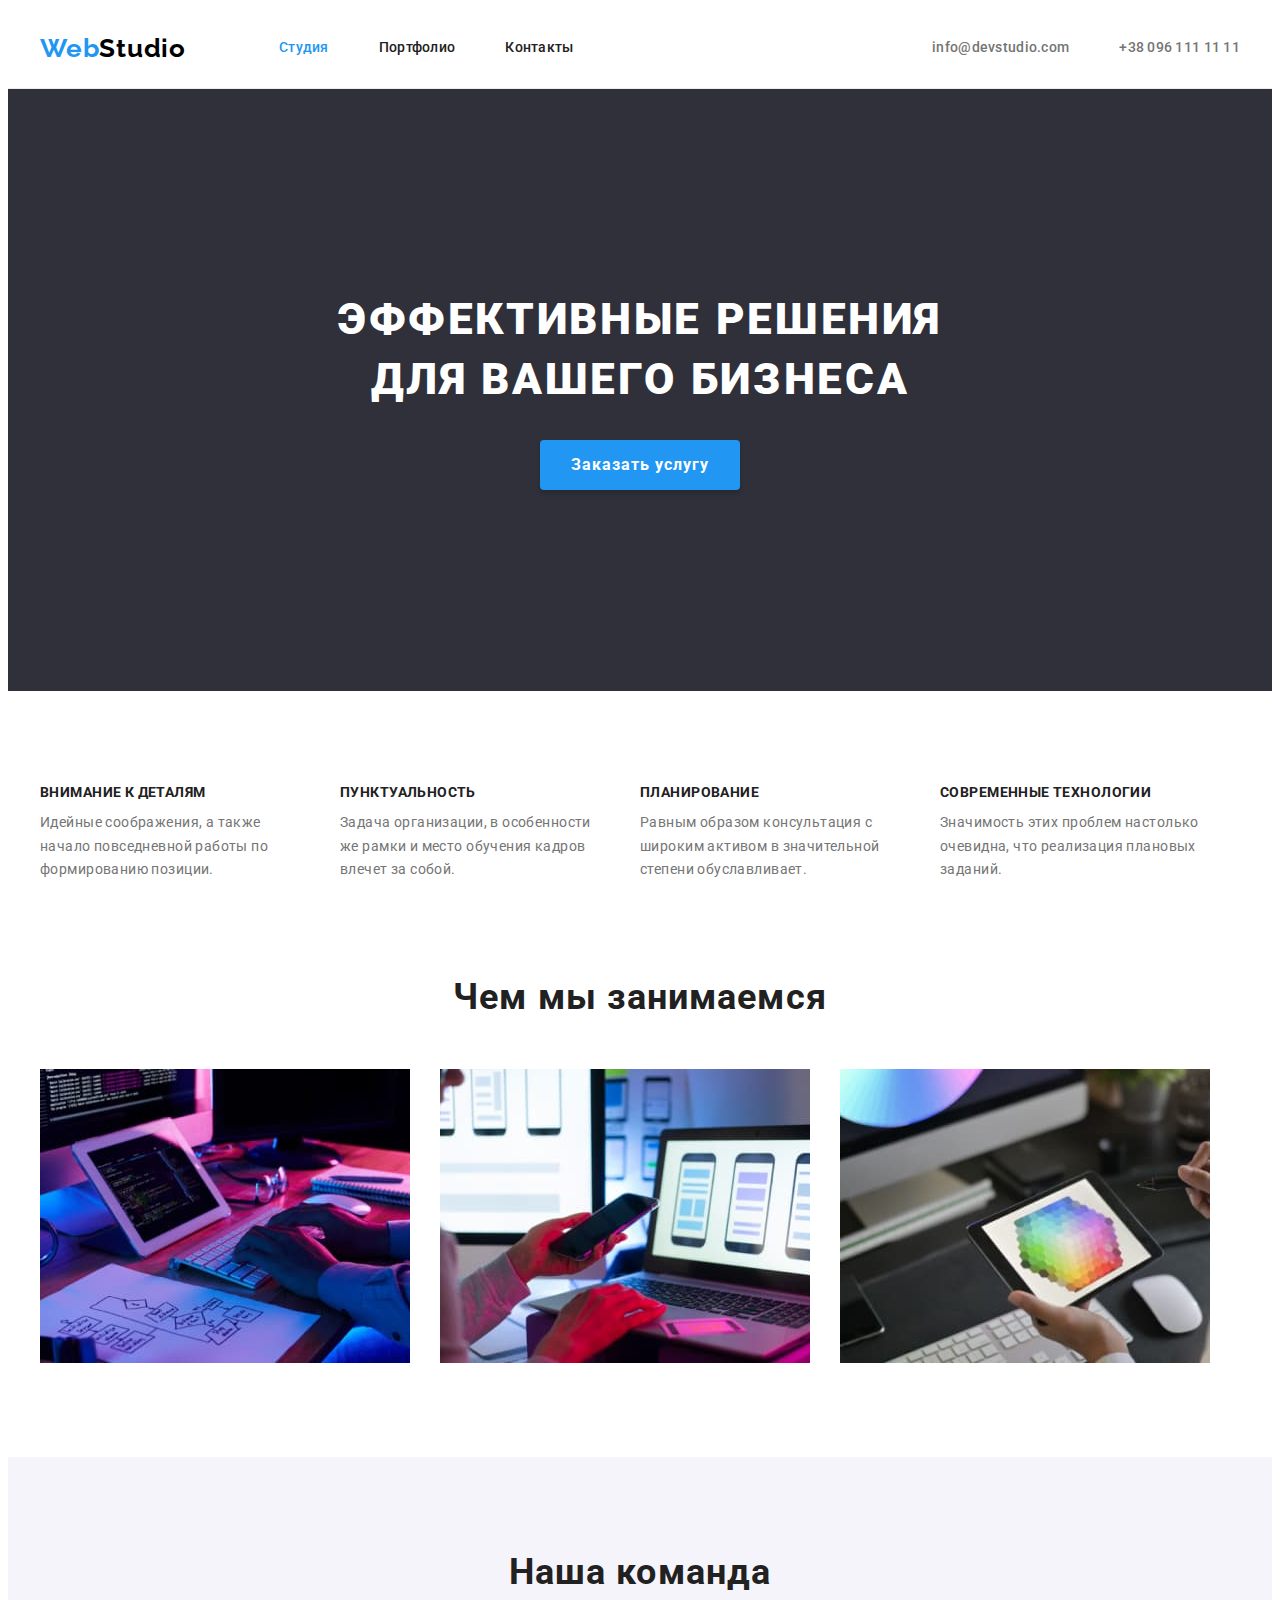
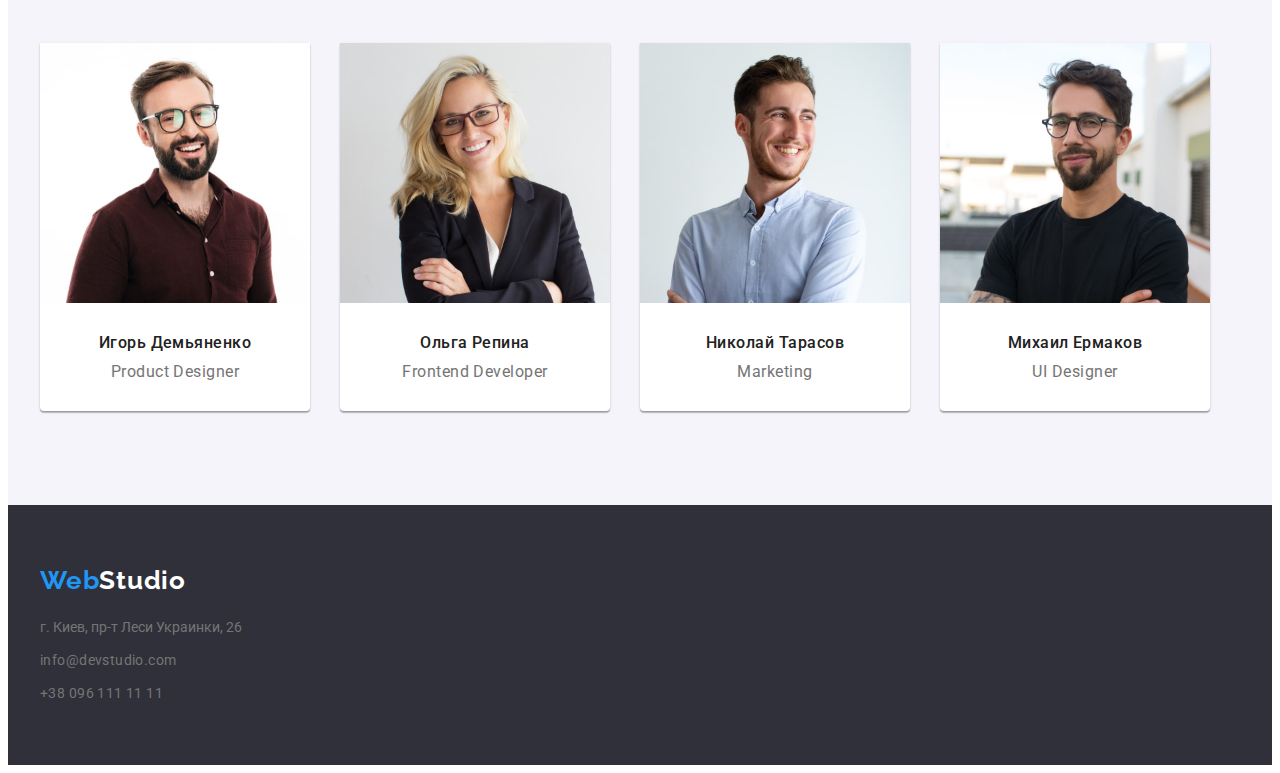
<file: index.html>
<!DOCTYPE html>
<html lang="ru">
  <head>
    <meta charset="UTF-8" />
    <meta http-equiv="X-UA-Compatible" content="IE=edge" />
    <meta name="viewport" content="width=device-width, initial-scale=1.0" />

    <title>WebStudio</title>
    <link
      href="https://fonts.googleapis.com/css2?family=Raleway:wght@700&family=Roboto:wght@400;500;700;900&display=swap"
      rel="stylesheet"
    />
    <link rel="stylesheet" href="https://cdnjs.cloudflare.com/ajax/libs/modern-normalize/1.1.0/modern-normalize.min.css"
        integrity="sha512-wpPYUAdjBVSE4KJnH1VR1HeZfpl1ub8YT/NKx4PuQ5NmX2tKuGu6U/JRp5y+Y8XG2tV+wKQpNHVUX03MfMFn9Q=="
        crossorigin="anonymous" referrerpolicy="no-referrer" />
    <link rel="stylesheet" href="./CSS/styles.css"/>
  </head>
  <body>
    <header class="header">
      <!-- Навигация -->
      <div class="container nav">
        <nav class="nav">
          <!-- лого -->
          <a class="link logo" href="./index.html" lang="en">
            Web<span class="logo-nav">Studio</span>
          </a>

          <!-- ссылки -->
          <ul class="lists menu">
            <li class="menu-item">
              <a class="link nav-link current" href="./index.html">Студия</a>
            </li>
            <li class="menu-item">
              <a class="link nav-link" href="./portfolio.html">Портфолио</a>
            </li>
            <li class="menu-item">
              <a class="link nav-link" href="">Контакты</a>
            </li>
          </ul>
        </nav>

        <!-- Почта и телефон -->
        <ul class="lists menu contacts">
          <li class="menu-item">
            <a
              class="link nav-link nav-contacts"
              href="mailto:info@devstudio.com"
              >info@devstudio.com</a
            >
          </li>
          <li class="menu-item">
            <a class="link nav-link nav-contacts" href="tel:+380961111111"
              >+38 096 111 11 11</a
            >
          </li>
        </ul>
      </div>
    </header>
    <main>
      <!-- Герой -->
      <section class="section hero">
        <div class="container">
          <h1 class="hero-title">Эффективные решения для вашего бизнеса</h1>
          <button class="btn hero" type="button">Заказать услугу</button>
        </div>
      </section>

      <!-- Преимущества -->
      <section class="section">
        <h2 class="heading headen">Особенности</h2>
        <div class="container">
          <ul class="lists feature">
            <li class="item">
              <h3 class="title-features">Внимание к деталям</h3>
              <p class="text">
                Идейные соображения, а также начало повседневной работы по
                формированию позиции.
              </p>
            </li>

            <li class="item">
              <h3 class="title-features">Пунктуальность</h3>
              <p class="text">
                Задача организации, в особенности же рамки и место обучения
                кадров влечет за собой.
              </p>
            </li>

            <li class="item">
              <h3 class="title-features">Планирование</h3>
              <p class="text">
                Равным образом консультация с широким активом в значительной
                степени обуславливает.
              </p>
            </li>

            <li class="item">
              <h3 class="title-features">Современные технологии</h3>
              <p class="text">
                Значимость этих проблем настолько очевидна, что реализация
                плановых заданий.
              </p>
            </li>
          </ul>
        </div>
      </section>

      <!-- Примеры работ -->
      <section class="section section-nopaddingtop">
        <div class="container">
          <h2 class="heading">Чем мы занимаемся</h2>
          <ul class="lists items">
            <li class="item">
              <img
                class="images"
                src="./images/box1.jpg"
                alt="программирование"
                width="370"
                height="294"
              />
            </li>

            <li class="item">
              <img
                class="images"
                src="./images/box2.jpg"
                alt="мобильные приложения"
                width="370"
                height="294"
              />
            </li>

            <li class="item">
              <img
                class="images"
                src="./images/box3.jpg"
                alt="визуализация"
                width="370"
                height="294"
              />
            </li>
          </ul>
        </div>
      </section>

      <!-- Наша команда -->
      <section class="section team-cards">
        <div class="container">
          <h2 class="heading">Наша команда</h2>

          <ul class="lists items">
            <li class="item">
              <div class="card">
                <img
                  class="images"
                  src="./images/id.jpg"
                  alt="Игорь Демьяненко"
                  width="270"
                  height="260"
                />
                <div class="card-body">
                  <h3 class="cards-title">Игорь Демьяненко</h3>
                  <p class="cards-text" lang="en">Product Designer</p>
                </div>
              </div>
            </li>

            <li class="item">
              <div class="card">
                <img
                  class="images"
                  src="./images/or.jpg"
                  alt="Ольга Репина"
                  width="270"
                  height="260"
                />
                <div class="card-body">
                  <h3 class="cards-title">Ольга Репина</h3>
                  <p class="cards-text" lang="en">Frontend Developer</p>
                </div>
              </div>
            </li>

            <li class="item">
              <div class="card">
                <img
                  class="images"
                  src="./images/nt.jpg"
                  alt="Николай Тарасов"
                  width="270"
                  height="260"
                />
                <div class="card-body">
                  <h3 class="cards-title">Николай Тарасов</h3>
                  <p class="cards-text" lang="en">Marketing</p>
                </div>
              </div>
            </li>

            <li class="item">
              <div class="card">
                <img
                  class="images"
                  src="./images/me.jpg"
                  alt="Михаил Ермаков"
                  width="270"
                  height="260"
                />
                <div class="card-body">
                  <h3 class="cards-title">Михаил Ермаков</h3>
                  <p class="cards-text" lang="en">UI Designer</p>
                </div>
              </div>
            </li>
          </ul>
        </div>
      </section>
    </main>
    <!-- Футер -->
    <footer class="footer">
      <div class="container">
        <!-- Лого -->
        <a class="link logo" href="./index.html" lang="en">
          Web<span class="logo-footer">Studio</span>
        </a>

        <!-- адрес -->
        <address>
          <p class="footer-text contact-link-footer">
            г. Киев, пр-т Леси Украинки, 26
          </p>

          <!-- Почта и телефон -->
          <ul class="lists">
            <li class="footer-item">
              <a
                class="link footer-link contact-link-footer"
                href="mailto:info@devstudio.com"
              >
                info@devstudio.com
              </a>
            </li>
            <li class="footer-item">
              <a
                class="link footer-link contact-link-footer"
                href="tel:+380961111111"
                >+38 096 111 11 11</a
              >
            </li>
          </ul>
        </address>
      </div>
    </footer>
  </body>
</html>
</file>
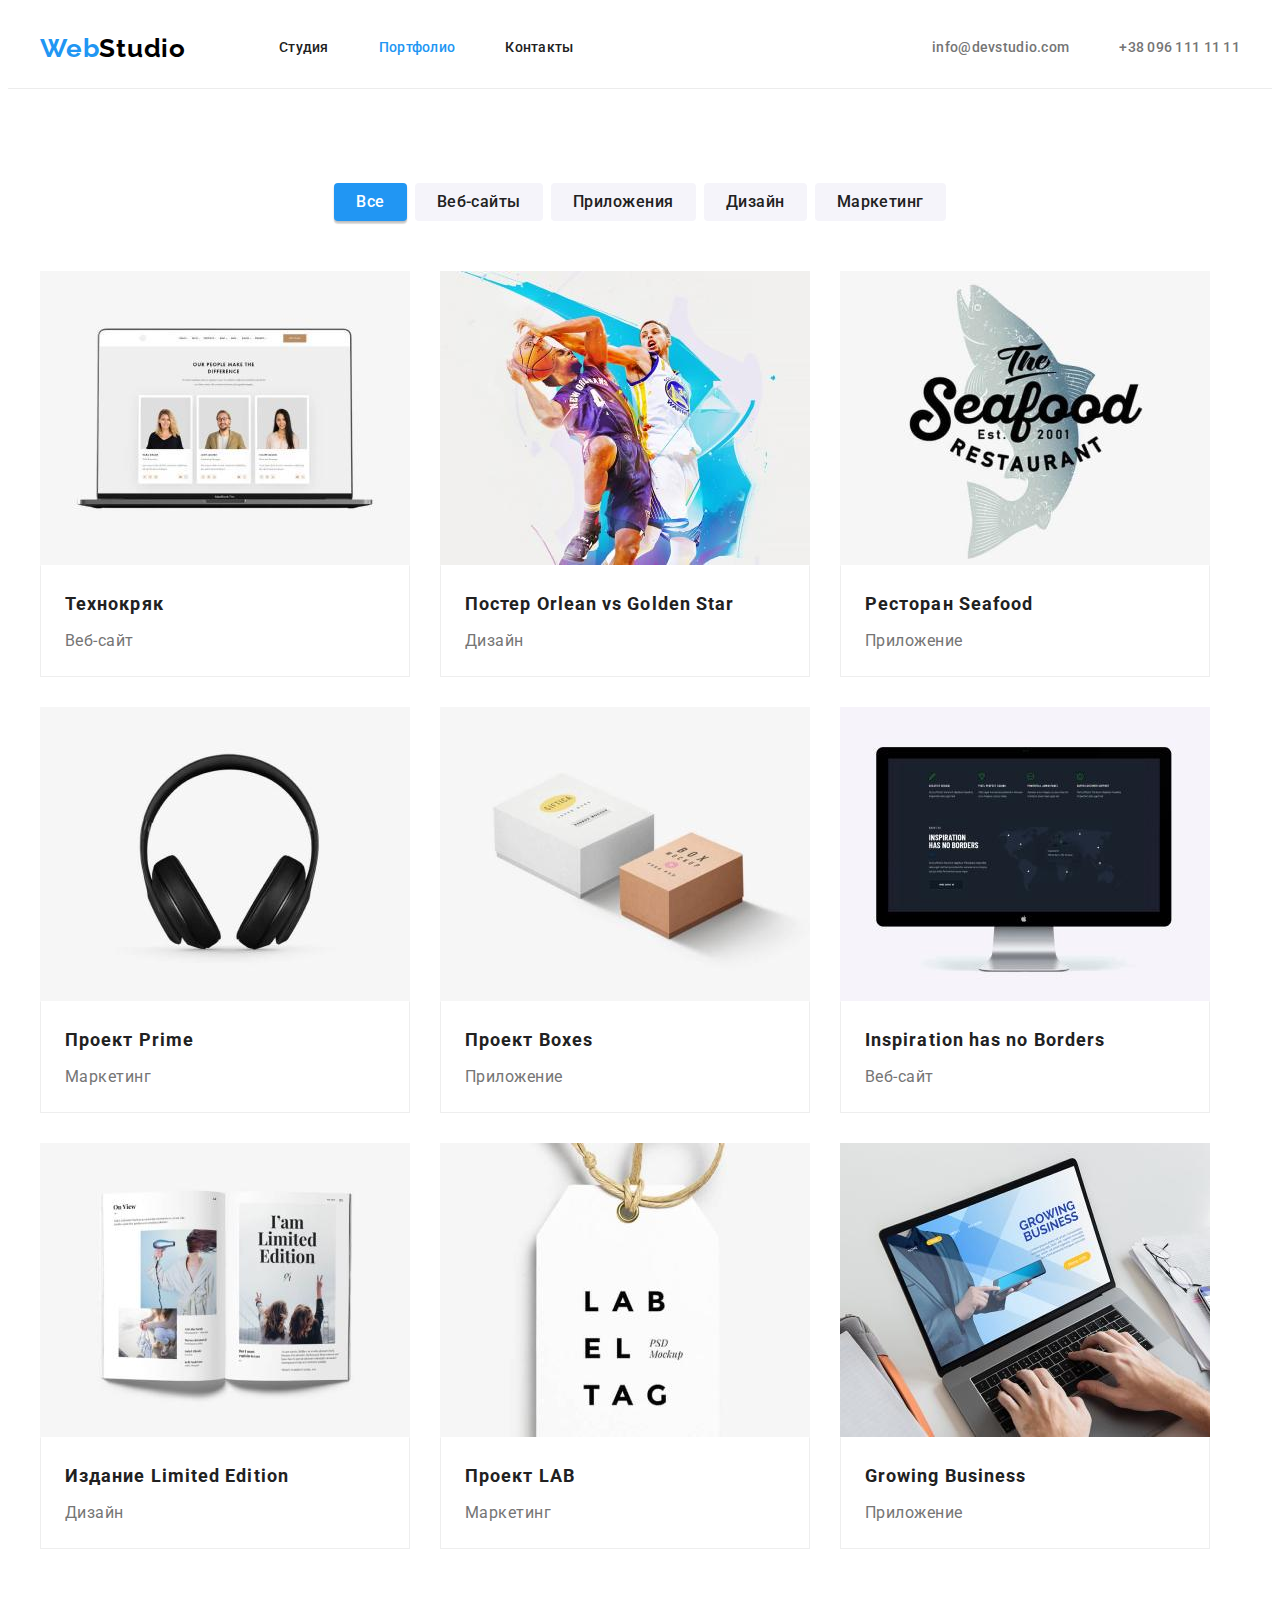
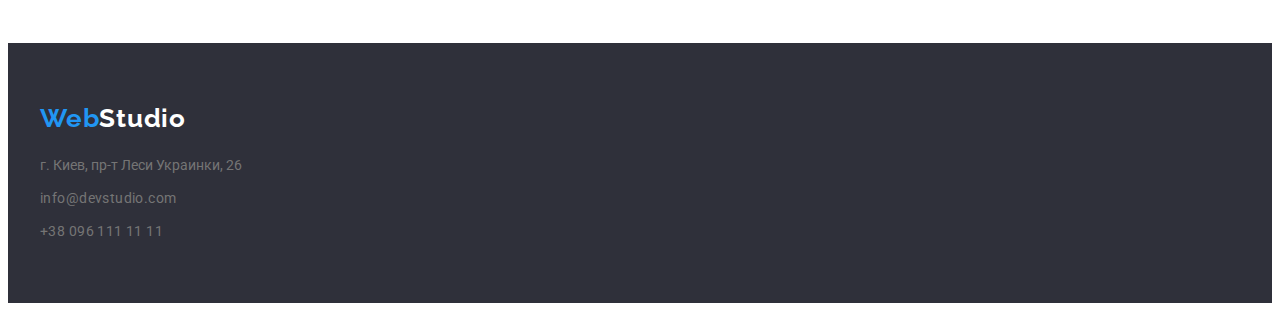
<file: portfolio.html>
<!DOCTYPE html>
<html lang="ru">
  <head>
    <meta charset="UTF-8" />
    <meta http-equiv="X-UA-Compatible" content="IE=edge" />
    <meta name="viewport" content="width=device-width, initial-scale=1.0" />

    <title>Портфолио</title>
    <link
      href="https://fonts.googleapis.com/css2?family=Raleway:wght@700&family=Roboto:wght@400;500;700;900&display=swap"
      rel="stylesheet"
    />
    <link rel="stylesheet" href="https://cdnjs.cloudflare.com/ajax/libs/modern-normalize/1.1.0/modern-normalize.min.css"
        integrity="sha512-wpPYUAdjBVSE4KJnH1VR1HeZfpl1ub8YT/NKx4PuQ5NmX2tKuGu6U/JRp5y+Y8XG2tV+wKQpNHVUX03MfMFn9Q=="
        crossorigin="anonymous" referrerpolicy="no-referrer" />
    <link rel="stylesheet" href="./CSS/styles.css" />
  </head>
  <body>
    <header class="header">
      <!-- Навигация -->
      <div class="container nav">
        <nav class="nav">
          <!-- лого -->
          <a class="link logo" href="./index.html" lang="en">
            Web<span class="logo-nav">Studio</span>
          </a>

          <!-- ссылки -->
          <ul class="lists menu">
            <li class="menu-item">
              <a class="link nav-link" href="./index.html">Студия</a>
            </li>
            <li class="menu-item">
              <a class="link nav-link current" href="./portfolio.html"
                >Портфолио</a
              >
            </li>
            <li class="menu-item">
              <a class="link nav-link" href="">Контакты</a>
            </li>
          </ul>
        </nav>

        <!-- Почта и телефон -->
        <ul class="lists menu contacts">
          <li class="menu-item">
            <a
              class="link nav-link nav-contacts"
              href="mailto:info@devstudio.com"
              >info@devstudio.com</a
            >
          </li>
          <li class="menu-item">
            <a class="link nav-link nav-contacts" href="tel:+380961111111"
              >+38 096 111 11 11</a
            >
          </li>
        </ul>
      </div>
    </header>
    <main>
      <h1 class="hero-title headen">Наше портфолио</h1>
      <!-- Фильтр -->
      <section class="section">
        <div class="container">
          <ul class="lists filter">
            <li class="item">
              <button class="btn active" type="button">Все</button>
            </li>
            <li class="item">
              <button class="btn" type="button">Веб-сайты</button>
            </li>
            <li class="item">
              <button class="btn" type="button">Приложения</button>
            </li>
            <li class="item">
              <button class="btn" type="button">Дизайн</button>
            </li>
            <li class="item">
              <button class="btn" type="button">Маркетинг</button>
            </li>
          </ul>

          <!-- услуги/примеры работ -->
          <ul class="lists menu">
            <li class="card-item">
              <div class="work-card">
                <a class="link" href="">
                  <img
                    class="images"
                    src="./images/techcom.jpg"
                    alt="Ноутбук с изображением карточек людей"
                    width="370"
                    height="294"
                  />
                  <div class="card-body">
                    <h2 class="work-title">Технокряк</h2>
                    <p class="work-text">Веб-сайт</p>
                  </div>
                </a>
              </div>
            </li>
            <li class="card-item">
              <div class="work-card">
                <a class="link" href="">
                  <img
                    class="images"
                    src="./images/poster.jpg"
                    alt="Баскетболисты в прыжке"
                    width="370"
                    height="294"
                  />
                  <div class="card-body">
                    <h2 class="work-title">
                      Постер <span lang="en">Orlean vs Golden Star</span>
                    </h2>
                    <p class="work-text">Дизайн</p>
                  </div>
                </a>
              </div>
            </li>
            <li class="card-item">
              <div class="work-card">
                <a class="link" href="">
                  <img
                    class="images"
                    src="./images/rest.jpg"
                    alt="The seafood restaurant"
                    width="370"
                    height="294"
                  />
                  <div class="card-body">
                    <h2 class="work-title">
                      Ресторан <span lang="en">Seafood</span>
                    </h2>
                    <p class="work-text">Приложение</p>
                  </div>
                </a>
              </div>
            </li>
            <li class="card-item">
              <div class="work-card">
                <a class="link" href="">
                  <img
                    class="images"
                    src="./images/prime.jpg"
                    alt="Наушники"
                    width="370"
                    height="294"
                  />
                  <div class="card-body">
                    <h2 class="work-title">
                      Проект <span lang="en">Prime</span>
                    </h2>
                    <p class="work-text">Маркетинг</p>
                  </div>
                </a>
              </div>
            </li>
            <li class="card-item">
              <div class="work-card">
                <a class="link" href="">
                  <img
                    class="images"
                    src="./images/boxes.jpg"
                    alt="Коробки с надписями"
                    width="370"
                    height="294"
                  />
                  <div class="card-body">
                    <h2 class="work-title">
                      Проект <span lang="en">Boxes</span>
                    </h2>
                    <p class="work-text">Приложение</p>
                  </div>
                </a>
              </div>
            </li>
            <li class="card-item">
              <div class="work-card">
                <a class="link" href="">
                  <img
                    class="images"
                    src="./images/borders.jpg"
                    alt="Монитор"
                    width="370"
                    height="294"
                  />
                  <div class="card-body">
                    <h2 class="work-title" lang="en">
                      Inspiration has no Borders
                    </h2>
                    <p class="work-text">Веб-сайт</p>
                  </div>
                </a>
              </div>
            </li>
            <li class="card-item">
              <div class="work-card">
                <a class="link" href="">
                  <img
                    class="images"
                    src="./images/limitededition.jpg"
                    alt="Книга в развернутом виде"
                    width="370"
                    height="294"
                  />
                  <div class="card-body">
                    <h2 class="work-title">
                      Издание <span lang="en">Limited Edition</span>
                    </h2>
                    <p class="work-text">Дизайн</p>
                  </div>
                </a>
              </div>
            </li>
            <li class="card-item">
              <div class="work-card">
                <a class="link" href="">
                  <img
                    class="images"
                    src="./images/lab.jpg"
                    alt="Lab El Tag"
                    width="370"
                    height="294"
                  />
                  <div class="card-body">
                    <h2 class="work-title">
                      Проект <span lang="en">LAB</span>
                    </h2>
                    <p class="work-text">Маркетинг</p>
                  </div>
                </a>
              </div>
            </li>
            <li class="card-item">
              <div class="work-card">
                <a class="link" href="">
                  <img
                    class="images"
                    src="./images/growing.jpg"
                    alt="ноутбук с надписью на екране: Growing Business"
                    width="370"
                    height="294"
                  />
                  <div class="card-body">
                    <h2 class="work-title" lang="en">Growing Business</h2>
                    <p class="work-text">Приложение</p>
                  </div>
                </a>
              </div>
            </li>
          </ul>
        </div>
      </section>
    </main>
    <!-- Футер -->
    <footer class="footer">
      <div class="container">
        <!-- Лого -->
        <a class="link logo" href="./index.html" lang="en">
          Web<span class="logo-footer">Studio</span>
        </a>

        <!-- адрес -->
        <address>
          <p class="footer-text contact-link-footer">
            г. Киев, пр-т Леси Украинки, 26
          </p>

          <!-- Почта и телефон -->
          <ul class="lists">
            <li class="footer-item">
              <a
                class="link footer-link contact-link-footer"
                href="mailto:info@devstudio.com"
              >
                info@devstudio.com
              </a>
            </li>
            <li class="footer-item">
              <a
                class="link footer-link contact-link-footer"
                href="tel:+380961111111"
                >+38 096 111 11 11</a
              >
            </li>
          </ul>
        </address>
      </div>
    </footer>
  </body>
</html>
</file>
<file: CSS/styles.css>
:root {
  --current-text-color: #757575;
  --current-title-color: #212121;
  --current-white-color: #ffffff;
  --current-black-color: #000000;
  --accent-color: #2196f3;
  --hero-btn-accent-color: #188ce8;
  --secondary-bg-color: #f5f4fa;
  --footer-bg-color: #2f303a;
  --footer-link-color: rgba(255, 255, 255, 0.6);
  --line-color: #ececec;
  --border-color: #eeeeee;
}

body {
  font-family: Roboto, sans-serif;
  color: var(--current-text-color);
  background-color: var(--current-white-color);
}

.container {
  width: 1200px;
  padding: 0 15px;
  margin: 0 auto;
}

.section {
  padding-top: 94px;
  padding-bottom: 94px;

  text-align: center;
}

.images {
  display: block;
  max-width: 100%;
  height: auto;
}

.section-nopaddingtop {
  padding-top: 0;
}

/* Ссылки */
.link {
  text-decoration: none;
}

.lists {
  margin-top: 0;
  margin-bottom: 0;
  padding: 0;
  list-style: none;
}
.header {
  border-bottom: 1px solid var(--line-color);
}

/* Навигация */
.container.nav {
  min-height: 80px;
}

.nav,
.menu {
  display: flex;
  align-items: center;
  flex-wrap: wrap;
}

.container.nav > .nav {
  margin-right: auto;
}

.menu-item > .link {
  display: block;
  padding-top: 32px;
  padding-bottom: 32px;
}

.menu > .menu-item:not(:last-child) {
  margin-right: 50px;
}

.menu > .card-item:not(:nth-child(3n)) {
  margin-right: 30px;
}

.work-card .card-body {
  border: 1px solid var(--border-color);
  border-top: 1px solid transparent;
  padding: 20px 24px;
}

.menu > .card-item:not(:nth-last-child(-n + 3)) {
  margin-bottom: 30px;
}

.nav-link {
  color: var(--current-title-color);

  font-weight: 500;
  font-size: 14px;
  line-height: 1.14;
  letter-spacing: 0.02em;
}

.nav-contacts {
  color: var(--current-text-color);
}

.nav-link:hover,
.nav-link:focus,
.footer-link:hover,
.footer-link:focus,
.current {
  color: var(--accent-color);
}

/* Лого */
.logo {
  display: block;
  margin-right: 93px;
  padding-top: 24px;
  padding-bottom: 24px;

  color: var(--accent-color);
  font-family: Raleway, sans-serif;
  font-weight: 700;
  font-size: 26px;
  line-height: 1.19;
  letter-spacing: 0.03em;
}

.logo-nav {
  color: var(--current-black-color);
}

.logo-footer {
  color: var(--current-white-color);
}

/* Hero */

.hero {
  background-color: #2f303a;
}

.hero-title {
  width: 696px;
  margin: 0 auto 30px;
  padding: 0;

  color: var(--current-white-color);
  font-weight: 900;
  font-size: 44px;
  line-height: 1.36;
  letter-spacing: 0.06em;
  text-transform: uppercase;
}

.section.hero {
  padding-top: 200px;
  padding-bottom: 200px;
  border: 1px solid transparent;
}

/* Кнопки */
.btn {
  cursor: pointer;
  min-height: 38px;

  padding-left: 22px;
  padding-right: 22px;

  font-family: inherit;
  font-style: inherit;
  font-weight: 500;
  font-size: 16px;
  line-height: 1.62;
  letter-spacing: 0.03em;

  color: var(--current-title-color);
  background-color: var(--secondary-bg-color);

  border: 0;
  border-radius: 4px;
}

.btn:hover,
.btn:focus,
.active {
  color: var(--current-white-color);
  background-color: var(--accent-color);
  box-shadow: 0px 3px 1px rgba(0, 0, 0, 0.1), 0px 1px 2px rgba(0, 0, 0, 0.08),
    0px 2px 2px rgba(0, 0, 0, 0.12);
}

.btn.hero {
  width: 200px;
  height: 50px;

  color: var(--current-white-color);
  background-color: var(--accent-color);

  font-weight: 700;
  line-height: 1.87;
  letter-spacing: 0.06em;

  box-shadow: 0px 4px 4px rgba(0, 0, 0, 0.15);
}

.btn.hero:focus,
.btn.hero:hover {
  background-color: var(--hero-btn-accent-color);
}

/* Заголовки */
.heading {
  margin: 0 0 50px 0;
  font-weight: 700;
  font-size: 36px;
  line-height: 1.17;
  letter-spacing: 0.03em;

  color: var(--current-title-color);
}

.title-features {
  margin: 0 0 10px 0;

  color: var(--current-title-color);

  font-size: 14px;
  line-height: 1.14;
  letter-spacing: 0.03em;
  text-transform: uppercase;
}

/* Основной текст */

.text {
  margin: 0;
  padding: 0;

  font-size: 14px;
  line-height: 1.71;
  letter-spacing: 0.03em;

  color: var(--current-text-color);
}

.feature,
.items,
.filter {
  display: flex;
  align-items: center;
  text-align: left;
}

.items {
  text-align: center;
}

.feature > .item {
  width: 270px;
}

.feature > .item:not(:last-child),
.items > .item:not(:last-child) {
  margin-right: 30px;
}

.filter {
  justify-content: center;
  margin-bottom: 50px;
}

.filter > .item:not(:last-child) {
  margin-right: 8px;
}

/* услуги/примеры работ */

.card {
  background-color: var(--current-white-color);
  box-shadow: 0px 1px 3px rgba(0, 0, 0, 0.12), 0px 1px 1px rgba(0, 0, 0, 0.14),
    0px 2px 1px rgba(0, 0, 0, 0.2);
  border-radius: 0px 0px 4px 4px;
}

.team-cards {
  background-color: var(--secondary-bg-color);
}

.card-body {
  padding-top: 30px;
  padding-bottom: 30px;
}

.cards-title {
  margin: 0 0 10px 0;

  color: var(--current-title-color);

  font-weight: 500;
  font-size: 16px;
  line-height: 1.19;
  letter-spacing: 0.03em;
}

.cards-text {
  margin: 0;
  padding: 0;
  line-height: 1.19;
  letter-spacing: 0.03em;
}

/* Портфолио заголовки: услуги/примеры работ */
.work-title {
  margin: 0 0 4px 0;

  color: var(--current-title-color);

  text-align: left;
  font-weight: 700;
  font-size: 18px;
  line-height: 2;
  letter-spacing: 0.06em;
}

.work-text {
  margin: 0;

  color: var(--current-text-color);
  line-height: 1.87;
  letter-spacing: 0.03em;
  text-align: left;
}

/* Footer */
.footer {
  padding: 60px 0;
  background-color: var(--footer-bg-color);
}

.footer-text {
  color: var(--current-white-color);

  padding: 0;
  margin-bottom: 9px;

  font-style: normal;
  font-size: 14px;
  line-height: 1.71;
}

.footer-link {
  font-style: normal;
  font-size: 14px;
  line-height: 1.71;
  letter-spacing: 0.03em;
  color: var(--footer-link-color);
}

.contact-link-footer {
    color: var(--primary-text-color);
}
.contact-link-footer:hover {
  color: #FFFFFF;
  text-decoration: none;}

/* Прячем заголовоки */
.headen {
  position: absolute;
  width: 1px;
  height: 1px;
  margin: -1px;
  border: 0;
  padding: 0;
  clip: rect(0 0 0 0);
  overflow: hidden;
}

.container > .link.logo {
  padding: 0;
  margin: 0 0 20px 0;
}

.footer-item:not(:last-child) {
  margin-bottom: 9px;
}
</file>
